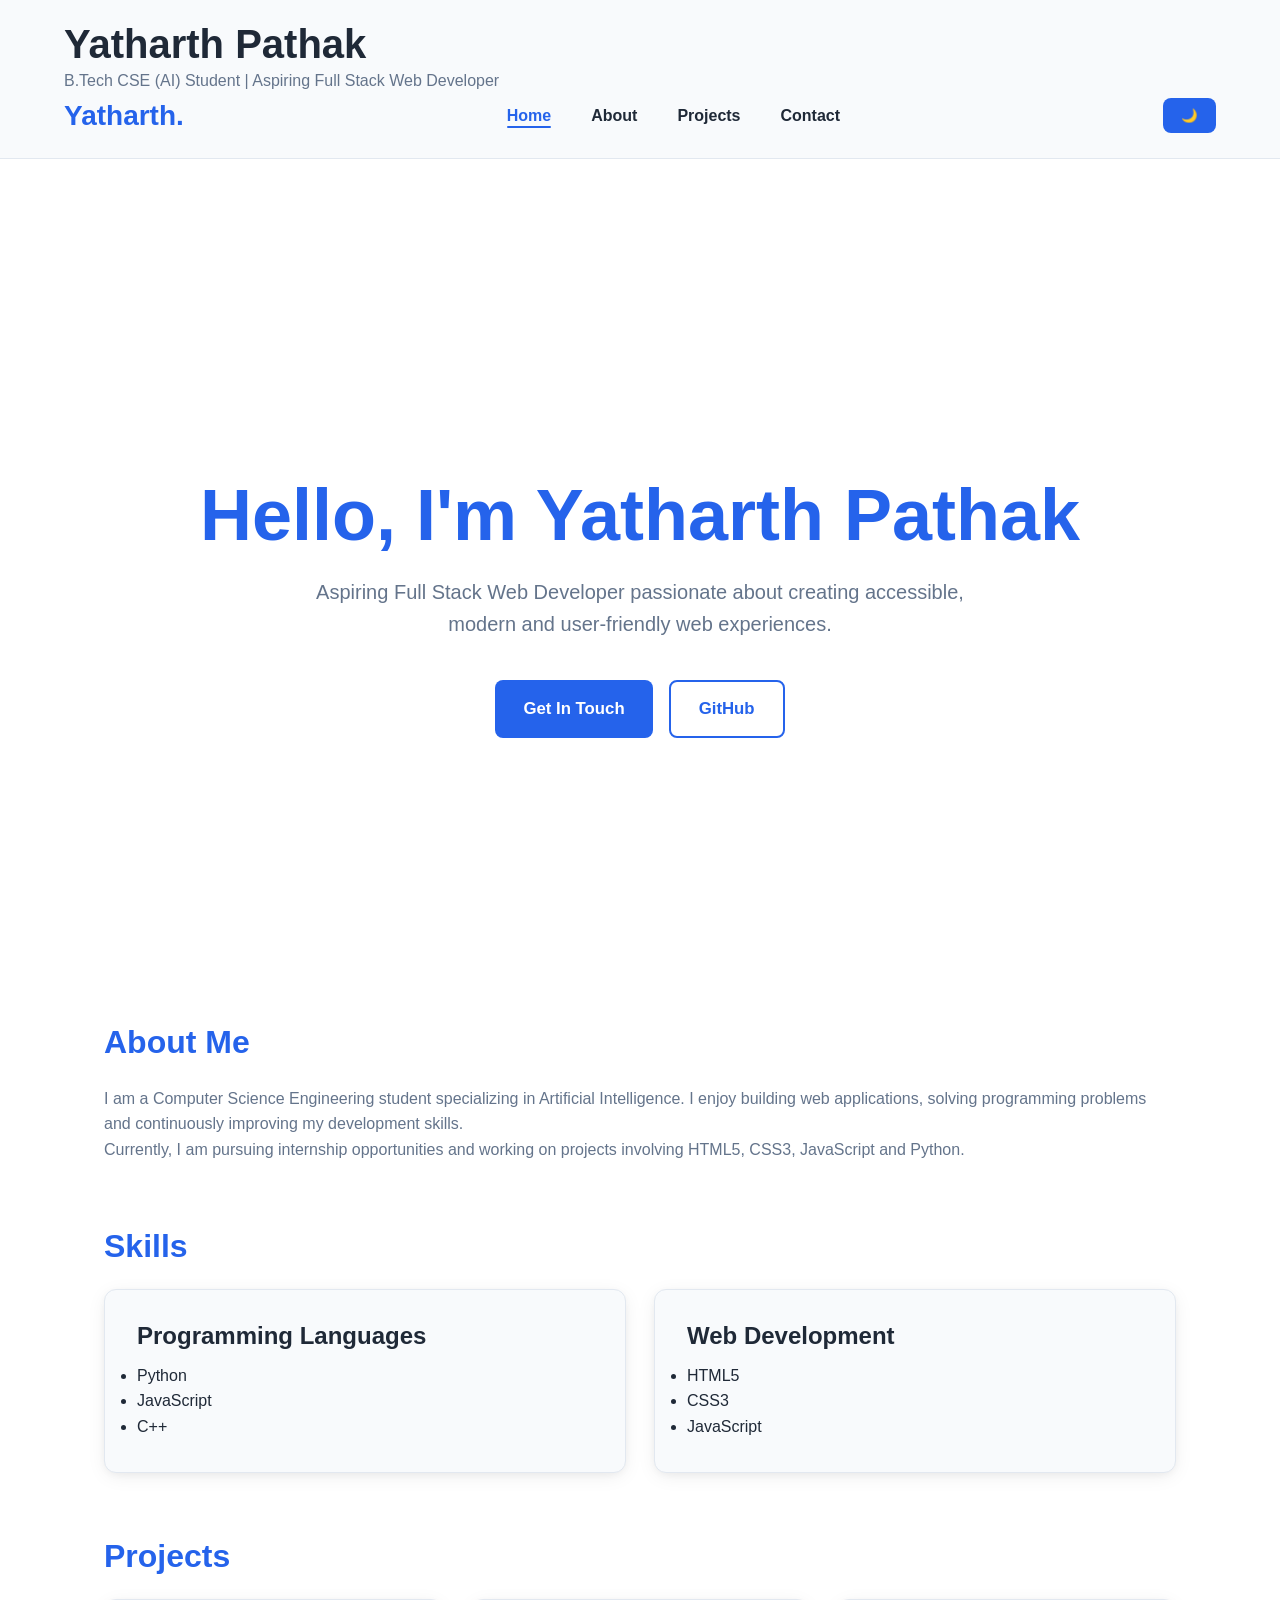
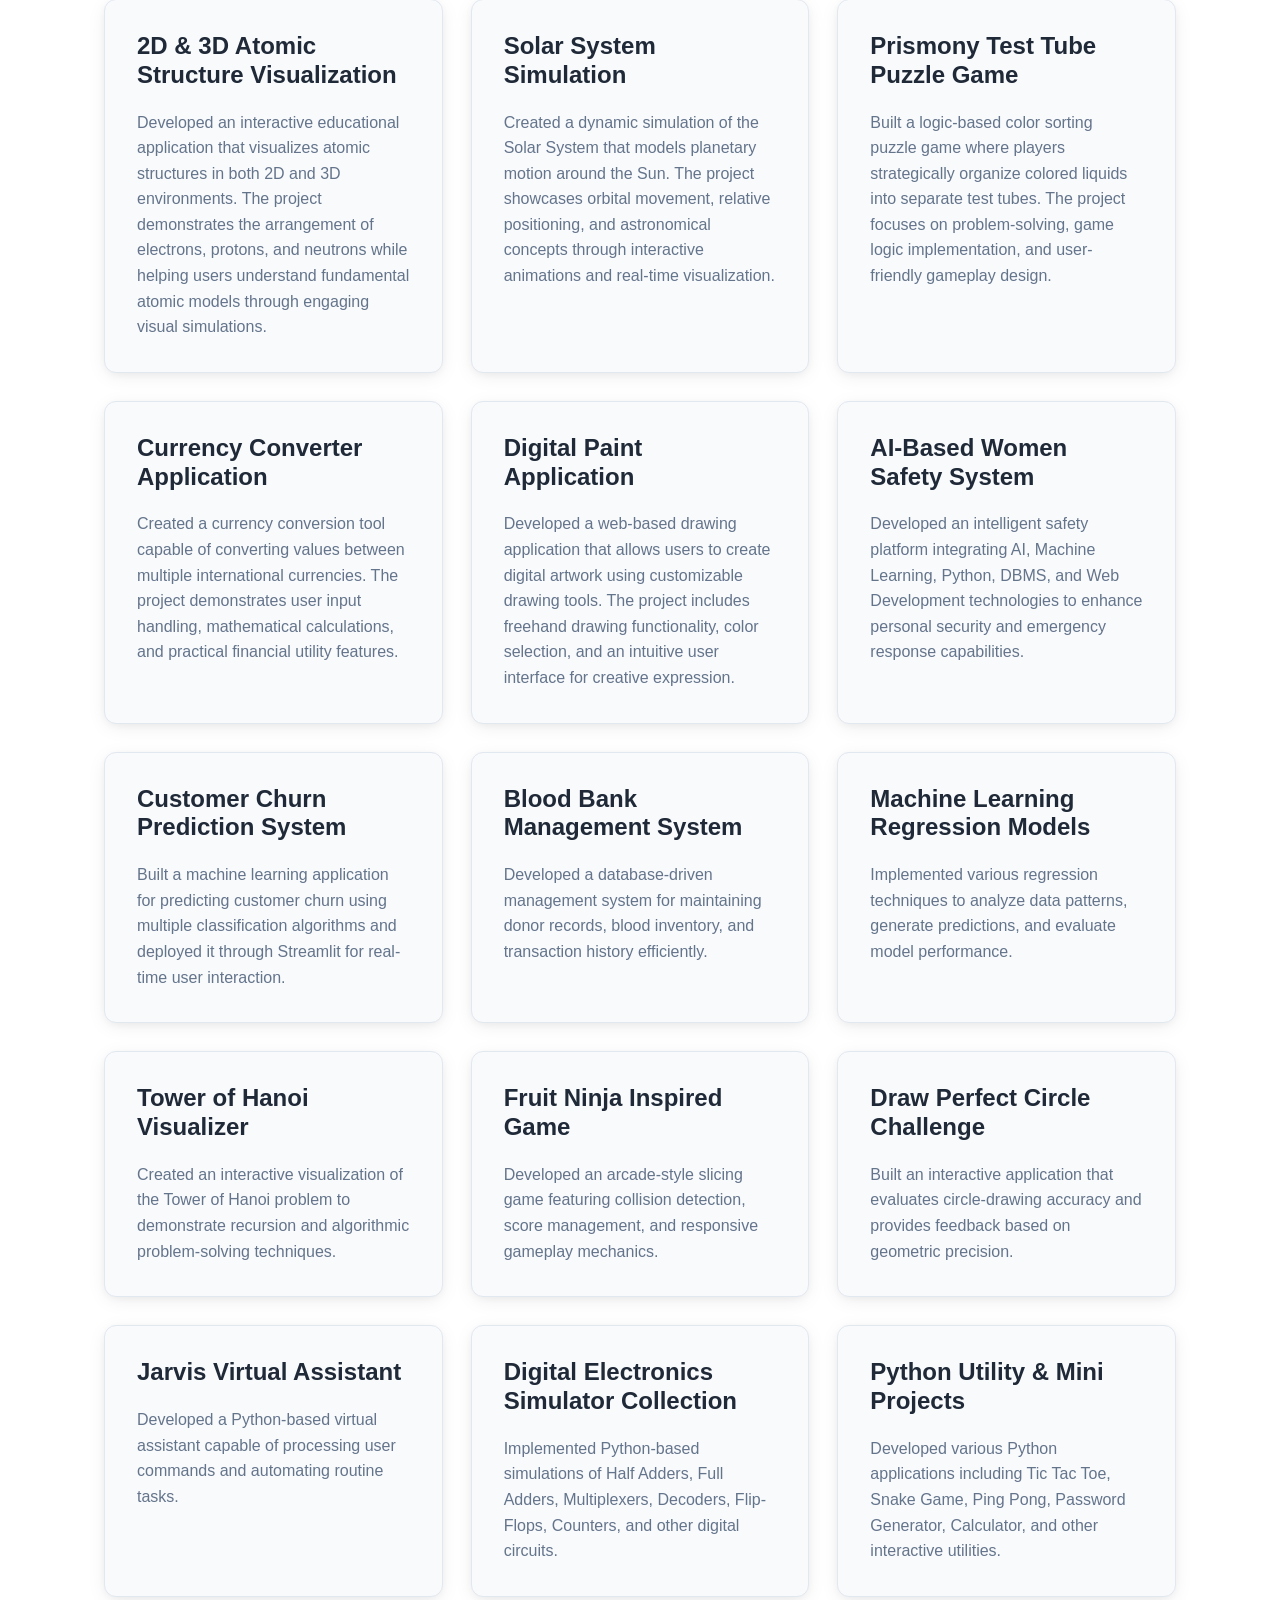
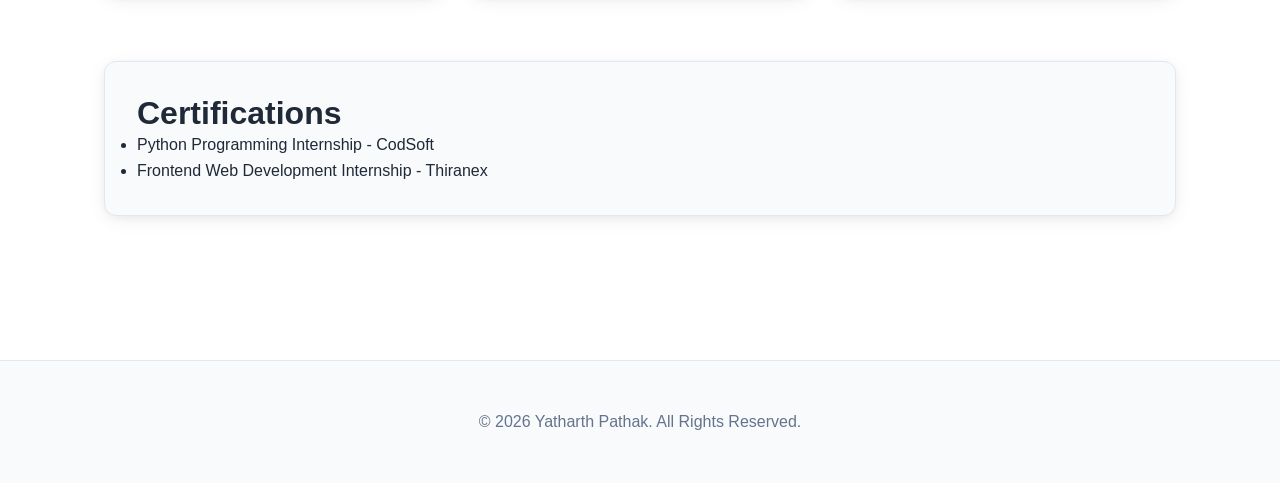
<file: 02-Advanced-CSS3-Responsive/index.html>
<!DOCTYPE html>
<html lang="en">

<head>
    <meta charset="UTF-8">
    <meta name="viewport" content="width=device-width, initial-scale=1.0">
    <title>Yatharth Pathak | Portfolio</title>
    <meta name="description" content="Yatharth Pathak - B.Tech CSE AI student and aspiring Full Stack Web Developer. Portfolio showcasing skills, projects, certifications and web development experience.">
    <meta name="keywords" content="Yatharth Pathak, Portfolio, Full Stack Developer, Web Developer, HTML5, CSS3, JavaScript, AI, Python">
    <meta name="author" content="Yatharth Pathak">
    <meta name="robots" content="index, follow">
    <meta name="theme-color" content="#0d6efd">
    <link rel="canonical" href="index.html">
    <link rel="stylesheet" href="assets/css/style.css">
</head>

<body>
    <a href="#main-content" class="skip-link">Skip to Main Content</a>
    <header role="banner">
        <h1>Yatharth Pathak</h1>
        <p>B.Tech CSE (AI) Student | Aspiring Full Stack Web Developer</p>
        <nav aria-label="Main Navigation">
            <div class="logo">Yatharth.</div>
            <ul>
                <li><a href="index.html" aria-current="page">Home</a></li>
                <li><a href="about.html">About</a></li>
                <li><a href="projects.html">Projects</a></li>
                <li><a href="contact.html">Contact</a></li>
            </ul>

            <button id="theme-toggle" aria-label="Toggle Dark Mode">
                🌙
            </button>
        </nav>
    </header>

    <main id="main-content">

        <section id="hero" aria-labelledby="hero-heading">
            <h2 id="hero-heading">
                Hello, I'm
                <span class="highlight">Yatharth Pathak</span>
            </h2>

            <p class="subtitle">
                Aspiring Full Stack Web Developer passionate about creating accessible, modern and user-friendly web experiences.
            </p>

            <div class="hero-buttons">
                <a href="contact.html" class="btn-primary" role="button" aria-label="Navigate to Contact Page">
                    Get In Touch
                </a>

                <a href="https://github.com/Yatharth007Pathak" target="_blank" rel="noopener noreferrer" class="btn-secondary">
                    GitHub
                </a>
            </div>

        </section>

        <section id="about-preview" aria-labelledby="about-heading">
            <h2 id="about-heading">About Me</h2>
            <p>
                I am a Computer Science Engineering student specializing in
                Artificial Intelligence. I enjoy building web applications,
                solving programming problems and continuously improving my
                development skills.
            </p>
            <p>
                Currently, I am pursuing internship opportunities and working
                on projects involving HTML5, CSS3, JavaScript and Python.
            </p>
        </section>


        <section id="skills" aria-labelledby="skills-heading">
            <h2 id="skills-heading">Skills</h2>
            <div class="skills-grid">

                <article>
                    <h3>Programming Languages</h3>
                    <ul>
                        <li>Python</li>
                        <li>JavaScript</li>
                        <li>C++</li>
                    </ul>
                </article>

                <article>
                    <h3>Web Development</h3>
                    <ul>
                        <li>HTML5</li>
                        <li>CSS3</li>
                        <li>JavaScript</li>
                    </ul>
                </article>

            </div>
        </section>


        <section id="featured-projects" aria-labelledby="projects-heading">
            <h2 id="projects-heading">Projects</h2>
            <div class="projects-grid">

        <article>
            <h3>2D & 3D Atomic Structure Visualization</h3>
            <p>
                Developed an interactive educational application that visualizes atomic structures in both 2D and 3D environments.
                The project demonstrates the arrangement of electrons, protons, and neutrons while helping users understand fundamental atomic models through engaging visual simulations.
            </p>
        </article>

        <article>
            <h3>Solar System Simulation</h3>
            <p>
                Created a dynamic simulation of the Solar System that models planetary motion around the Sun.
                The project showcases orbital movement, relative positioning, and astronomical concepts through interactive animations and real-time visualization.
            </p>
        </article>

        <article>
            <h3>Prismony Test Tube Puzzle Game</h3>
            <p>
                Built a logic-based color sorting puzzle game where players strategically organize colored liquids into separate test tubes.
                The project focuses on problem-solving, game logic implementation, and user-friendly gameplay design.
            </p>
        </article>

        <article>
            <h3>Currency Converter Application</h3>
            <p>
                Created a currency conversion tool capable of converting values between multiple international currencies.
                The project demonstrates user input handling, mathematical calculations, and practical financial utility features.
            </p>
        </article>

        <article>
            <h3>Digital Paint Application</h3>
            <p>
                Developed a web-based drawing application that allows users to create digital artwork using customizable drawing tools.
                The project includes freehand drawing functionality, color selection, and an intuitive user interface for creative expression.
            </p>
        </article>

        <article>
            <h3>AI-Based Women Safety System</h3>
            <p>
                Developed an intelligent safety platform integrating AI, Machine Learning, Python, DBMS, and Web Development technologies to enhance personal security and emergency response capabilities.
            </p>
        </article>

        <article>
            <h3>Customer Churn Prediction System</h3>
            <p>
                Built a machine learning application for predicting customer churn using multiple classification algorithms and deployed it through Streamlit for real-time user interaction.
            </p>
        </article>

        <article>
            <h3>Blood Bank Management System</h3>
            <p>
                Developed a database-driven management system for maintaining donor records, blood inventory, and transaction history efficiently.
            </p>
        </article>

        <article>
            <h3>Machine Learning Regression Models</h3>
            <p>
                Implemented various regression techniques to analyze data patterns, generate predictions, and evaluate model performance.
            </p>
        </article>

        <article>
            <h3>Tower of Hanoi Visualizer</h3>
            <p>
                Created an interactive visualization of the Tower of Hanoi problem to demonstrate recursion and algorithmic problem-solving techniques.
            </p>
        </article>

        <article>
            <h3>Fruit Ninja Inspired Game</h3>
            <p>
                Developed an arcade-style slicing game featuring collision detection, score management, and responsive gameplay mechanics.
            </p>
        </article>

        <article>
            <h3>Draw Perfect Circle Challenge</h3>
            <p>
                Built an interactive application that evaluates circle-drawing accuracy and provides feedback based on geometric precision.
            </p>
        </article>

        <article>
            <h3>Jarvis Virtual Assistant</h3>
            <p>
                Developed a Python-based virtual assistant capable of processing user commands and automating routine tasks.
            </p>
        </article>

        <article>
            <h3>Digital Electronics Simulator Collection</h3>
            <p>
                Implemented Python-based simulations of Half Adders, Full Adders, Multiplexers, Decoders, Flip-Flops, Counters, and other digital circuits.
            </p>
        </article>

        <article>
            <h3>Python Utility & Mini Projects</h3>
            <p>
                Developed various Python applications including Tic Tac Toe, Snake Game, Ping Pong, Password Generator, Calculator, and other interactive utilities.
            </p>
        </article>

            </div>
        </section>

        <aside aria-labelledby="certifications-heading">
            <h2 id="certifications-heading">
                Certifications
            </h2>
            <ul>
                <li>Python Programming Internship - CodSoft</li>
                <li>Frontend Web Development Internship - Thiranex</li>
            </ul>
        </aside>

    </main>

    <footer role="contentinfo">
        <p>
            &copy; 2026 Yatharth Pathak. All Rights Reserved.
        </p>
    </footer>

    <script src="assets/js/script.js"></script>

</body>
</html>
</file>
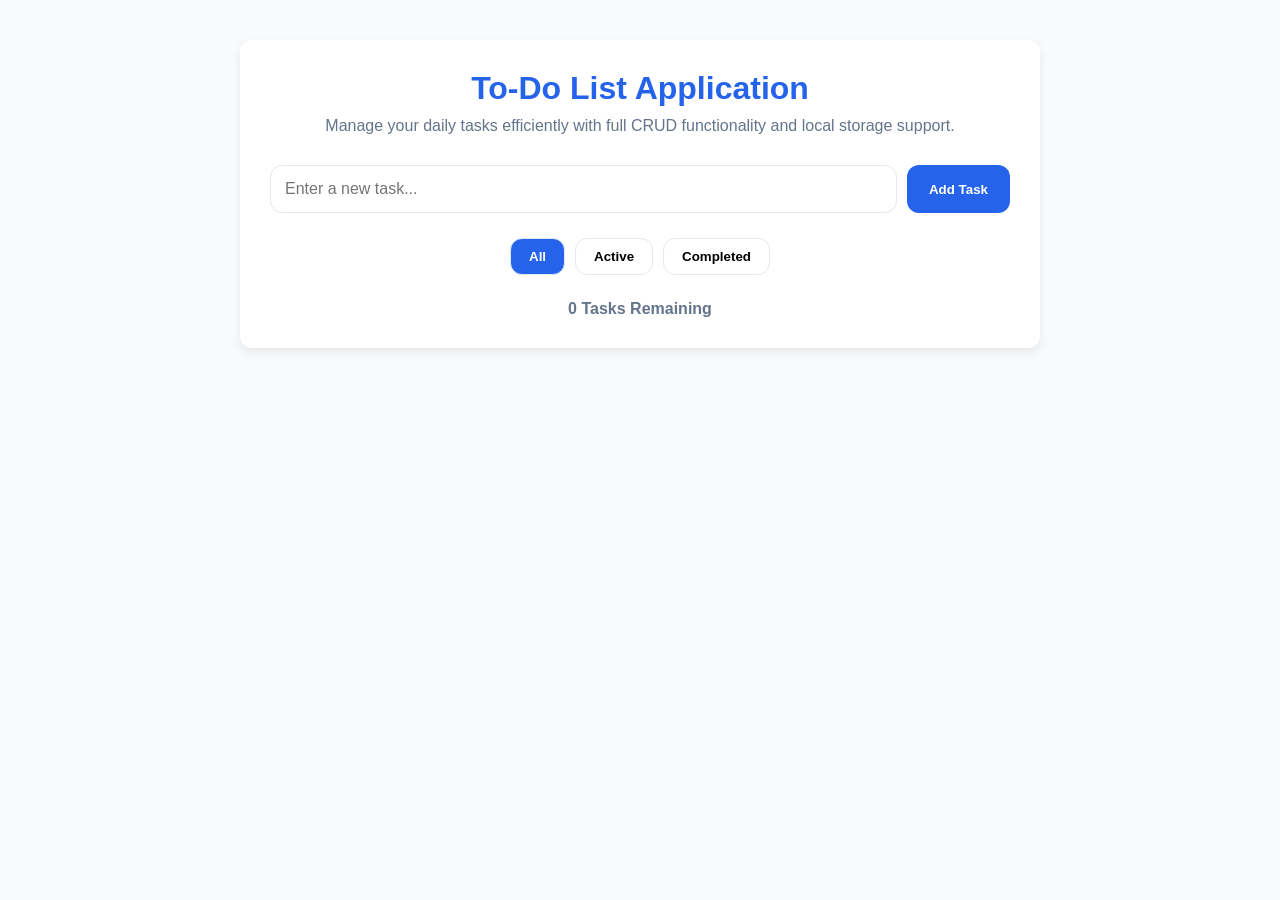
<file: 03-JavaScript-Todo-App/index.html>
<!DOCTYPE html>
<html lang="en">

<head>
    <meta charset="UTF-8">
    <meta name="viewport" content="width=device-width, initial-scale=1.0">

    <title>To-Do List App | Yatharth Pathak</title>

    <meta name="description" content="Interactive To-Do List Application built using HTML, CSS, JavaScript and Local Storage.">
    <meta name="keywords" content="To Do App, JavaScript Project, CRUD Operations, Local Storage">
    <meta name="author" content="Yatharth Pathak">

    <link rel="stylesheet" href="assets/css/style.css">
</head>

<body>

    <div class="container">

        <header>
            <h1>To-Do List Application</h1>
            <p>
                Manage your daily tasks efficiently with full CRUD functionality and local storage support.
            </p>
        </header>

        <section class="todo-input-section">

            <input
                type="text"
                id="taskInput"
                placeholder="Enter a new task..."
                autocomplete="off"
            >

            <button id="addTaskBtn">
                Add Task
            </button>

        </section>

        <section class="filter-section">

            <button class="filter-btn active" data-filter="all">
                All
            </button>

            <button class="filter-btn" data-filter="active">
                Active
            </button>

            <button class="filter-btn" data-filter="completed">
                Completed
            </button>

        </section>

        <section class="task-section">

            <ul id="taskList">
                <!-- Tasks will be added dynamically -->
            </ul>

        </section>

        <footer class="task-footer">

            <div class="task-info">
                <span id="taskCount">
                    0 Tasks Remaining
                </span>
            </div>

        </footer>

    </div>

    <script src="assets/js/script.js"></script>

</body>

</html>
</file>
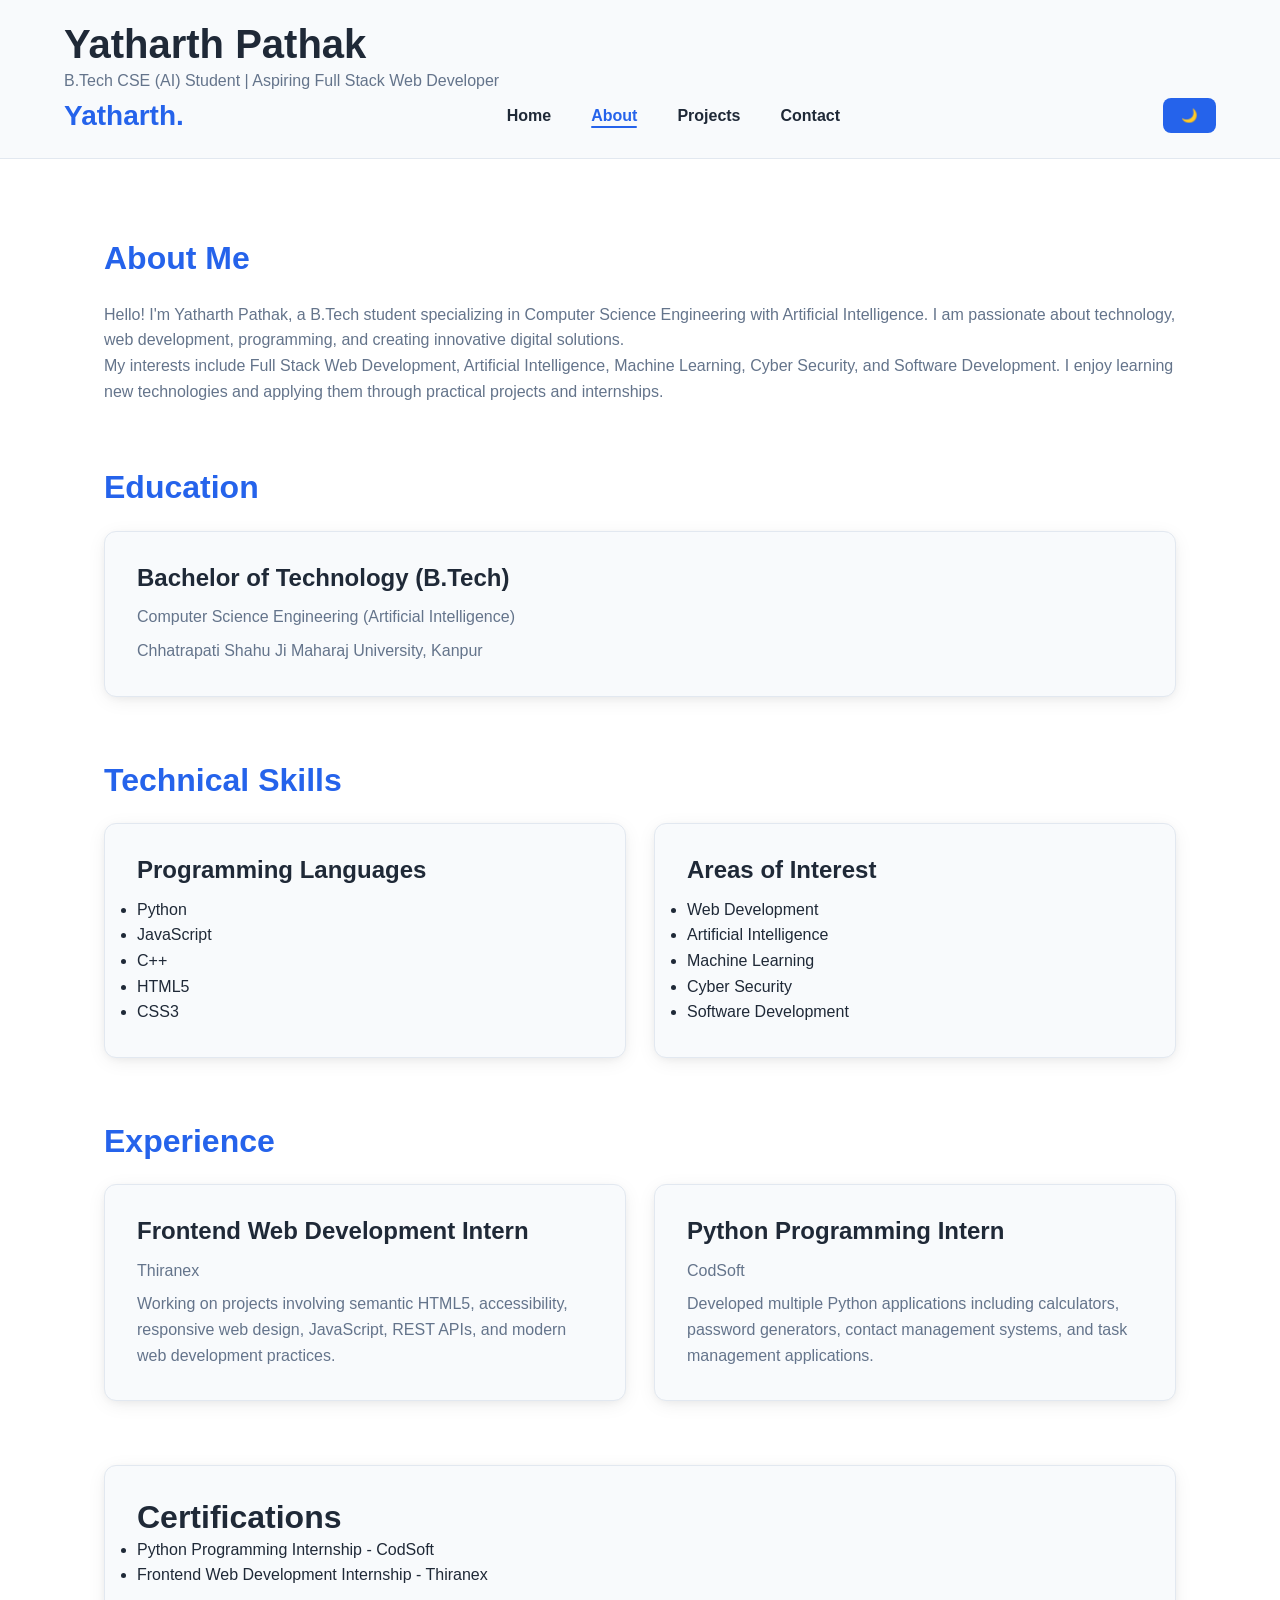
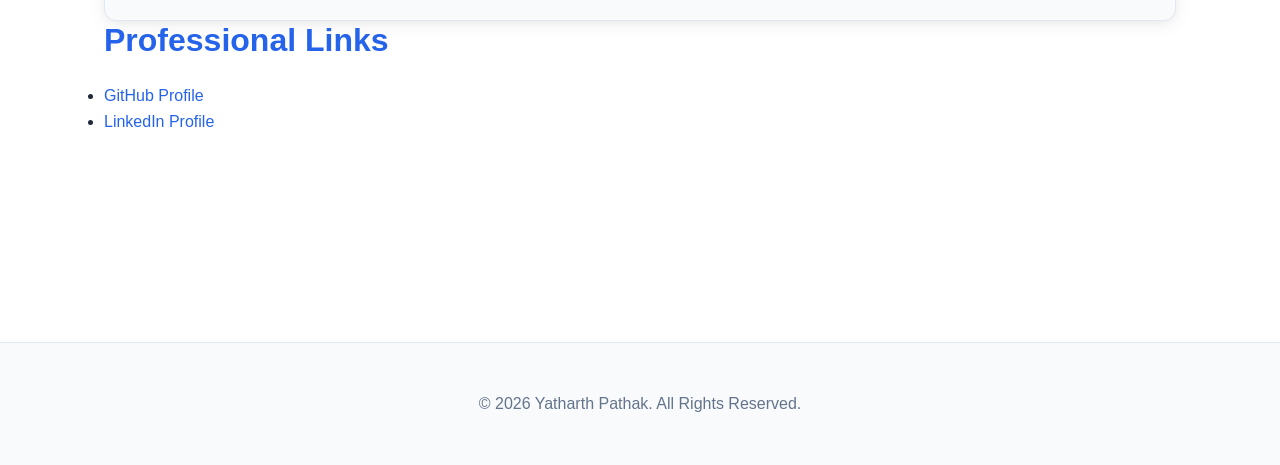
<file: 02-Advanced-CSS3-Responsive/about.html>
<!DOCTYPE html>
<html lang="en">

<head>
    <meta charset="UTF-8">
    <meta name="viewport" content="width=device-width, initial-scale=1.0">
    <title>Yatharth Pathak | Portfolio</title>
    <meta name="description" content="Yatharth Pathak - B.Tech CSE AI student and aspiring Full Stack Web Developer. Portfolio showcasing skills, projects, certifications and web development experience.">
    <meta name="keywords" content="Yatharth Pathak, Portfolio, Full Stack Developer, Web Developer, HTML5, CSS3, JavaScript, AI, Python">
    <meta name="author" content="Yatharth Pathak">
    <meta name="robots" content="index, follow">
    <meta name="theme-color" content="#0d6efd">
    <link rel="canonical" href="index.html">
    <link rel="stylesheet" href="assets/css/style.css">
</head>

<body>
    <a href="#main-content" class="skip-link">Skip to Main Content</a>
    <header role="banner">
        <h1>Yatharth Pathak</h1>
        <p>B.Tech CSE (AI) Student | Aspiring Full Stack Web Developer</p>
        <nav aria-label="Main Navigation">
            <div class="logo">Yatharth.</div>
            <ul>
                <li><a href="index.html">Home</a></li>
                <li><a href="about.html" aria-current="page">About</a></li>
                <li><a href="projects.html">Projects</a></li>
                <li><a href="contact.html">Contact</a></li>
            </ul>

            <button id="theme-toggle" aria-label="Toggle Dark Mode">
                🌙
            </button>
        </nav>
    </header>

<main id="main-content">

    <section aria-labelledby="about-heading">

        <h2 id="about-heading">About Me</h2>

        <p>
            Hello! I'm Yatharth Pathak, a B.Tech student specializing in Computer Science Engineering with Artificial Intelligence.
            I am passionate about technology, web development, programming, and creating innovative digital solutions.
        </p>

        <p>
            My interests include Full Stack Web Development, Artificial Intelligence, Machine Learning, Cyber Security, and Software Development. 
            I enjoy learning new technologies and applying them through practical projects and internships.
        </p>

    </section>

    <section aria-labelledby="education-heading">

        <h2 id="education-heading">Education</h2>

        <article>

            <h3>Bachelor of Technology (B.Tech)</h3>
            <p>
                Computer Science Engineering (Artificial Intelligence)
            </p>
            <p>
                Chhatrapati Shahu Ji Maharaj University, Kanpur
            </p>

        </article>

    </section>

    <section id="skills" aria-labelledby="skills-heading">
        <h2 id="skills-heading">Technical Skills</h2>

    <div class="skills-grid">

        <article>
            <h3>Programming Languages</h3>
            <ul>
                <li>Python</li>
                <li>JavaScript</li>
                <li>C++</li>
                <li>HTML5</li>
                <li>CSS3</li>
            </ul>
        </article>

        <article>
            <h3>Areas of Interest</h3>
            <ul>
                <li>Web Development</li>
                <li>Artificial Intelligence</li>
                <li>Machine Learning</li>
                <li>Cyber Security</li>
                <li>Software Development</li>
            </ul>
        </article>

    </div>
    </section>

    <section aria-labelledby="experience-heading">
        <h2 id="experience-heading">Experience</h2>
        <div class="experience-grid">

        <article>
            <h3>Frontend Web Development Intern</h3>
            <p>
                Thiranex
            </p>
            <p>
                Working on projects involving semantic HTML5,
                accessibility, responsive web design, JavaScript,
                REST APIs, and modern web development practices.
            </p>

        </article>

        <article>

            <h3>Python Programming Intern</h3>

            <p>
                CodSoft
            </p>

            <p>
                Developed multiple Python applications including calculators, password generators, contact management systems, and task management applications.
            </p>

        </article>
        </div>

    </section>

    <aside aria-labelledby="certifications-heading">

        <h2 id="certifications-heading">Certifications</h2>

        <ul>
            <li>Python Programming Internship - CodSoft</li>
            <li>Frontend Web Development Internship - Thiranex</li>
        </ul>

    </aside>

    <section aria-labelledby="links-heading">
    <h2 id="links-heading">Professional Links</h2>

    <ul>
        <li>
            <a href="https://github.com/Yatharth007Pathak" target="_blank" rel="noopener noreferrer">
                GitHub Profile
            </a>
        </li>

        <li>
            <a href="https://www.linkedin.com/in/yatharth-pathak/" target="_blank" rel="noopener noreferrer">
                LinkedIn Profile
            </a>
        </li>
    </ul>
</section>

</main>

    <footer role="contentinfo">
        <p>
            &copy; 2026 Yatharth Pathak. All Rights Reserved.
        </p>
    </footer>

    <script src="assets/js/script.js"></script>

</body>
</html>
</file>
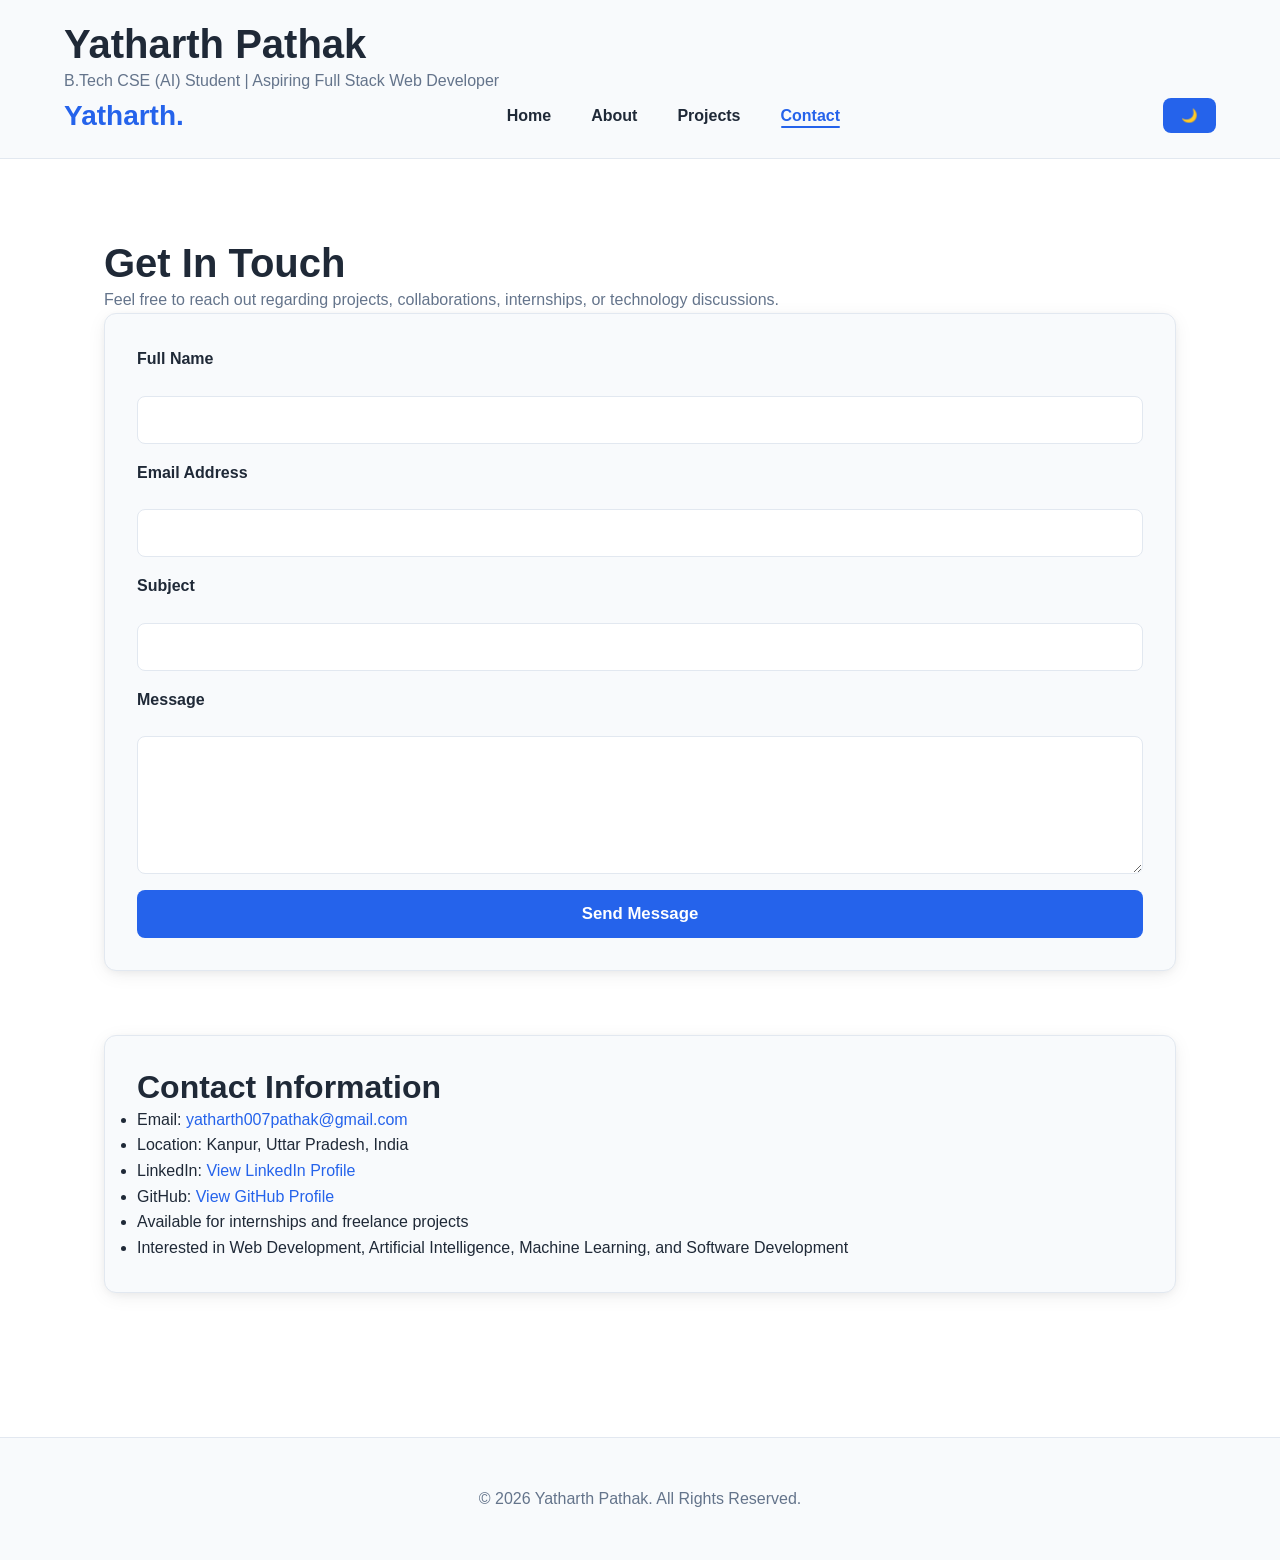
<file: 02-Advanced-CSS3-Responsive/contact.html>
<!DOCTYPE html>
<html lang="en">
<head>
    <meta charset="UTF-8">
    <meta name="viewport" content="width=device-width, initial-scale=1.0">
    <title>Contact | Yatharth Pathak</title>
    <meta name="description" content="Get in touch with Yatharth Pathak for collaborations, opportunities, and project discussions.">
    <meta name="keywords" content="Contact Yatharth Pathak, Portfolio Contact, Web Developer, AI Student">
    <meta name="author" content="Yatharth Pathak">
    <meta name="robots" content="index, follow">
    <meta name="theme-color" content="#0d6efd">
    <link rel="canonical" href="contact.html">
    <link rel="stylesheet" href="assets/css/style.css">
</head>

<body>

    <a href="#main-content" class="skip-link">Skip to Main Content</a>

    <header role="banner">
        <h1>Yatharth Pathak</h1>
        <p>B.Tech CSE (AI) Student | Aspiring Full Stack Web Developer</p>
        <nav aria-label="Main Navigation">
            <div class="logo">Yatharth.</div>
            <ul>
                <li><a href="index.html">Home</a></li>
                <li><a href="about.html">About</a></li>
                <li><a href="projects.html">Projects</a></li>
                <li><a href="contact.html" aria-current="page">Contact</a></li>
            </ul>
            <button id="theme-toggle" aria-label="Toggle Dark Mode">
                🌙
            </button>
        </nav>
    </header>

    <main id="main-content">

        <section aria-labelledby="contact-heading">
            <h1 id="contact-heading">Get In Touch</h1>
            <p>
                Feel free to reach out regarding projects, collaborations, internships, or technology discussions.
            </p>
            <form action="#" method="POST" aria-label="Contact Form" novalidate>

                <label for="name">Full Name</label>
                <input type="text" id="name" name="name" required aria-required="true">

                <label for="email">Email Address</label>
                <input type="email" id="email" name="email" required aria-required="true">

                <label for="subject">Subject</label>
                <input type="text" id="subject" name="subject" required aria-required="true">

                <label for="message">Message</label>
                <textarea id="message" name="message" rows="6" required aria-required="true"></textarea>

                <button type="submit" class="btn-primary">Send Message</button>
            </form>
        </section>

        <aside aria-labelledby="contact-info-heading">
            <h2 id="contact-info-heading">Contact Information</h2>

            <ul>
                <li>
                    Email:
                    <a href="mailto:yatharth007pathak@gmail.com">
                        yatharth007pathak@gmail.com
                    </a>
                </li>

                <li>
                    Location:
                    Kanpur, Uttar Pradesh, India
                </li>

                <li>
                    LinkedIn:
                    <a href="https://www.linkedin.com/in/yatharth-pathak/"
                       target="_blank"
                       rel="noopener noreferrer">
                        View LinkedIn Profile
                    </a>
                </li>

                <li>
                    GitHub:
                    <a href="https://github.com/Yatharth007Pathak"
                       target="_blank"
                       rel="noopener noreferrer">
                        View GitHub Profile
                    </a>
                </li>

                <li>
                    Available for internships and freelance projects
                </li>

                <li>
                    Interested in Web Development, Artificial Intelligence, Machine Learning, and Software Development
                </li>
            </ul>

        </aside>

    </main>

    <footer role="contentinfo">
        <p>
            &copy; 2026 Yatharth Pathak. All Rights Reserved.
        </p>
    </footer>

    <script src="assets/js/script.js"></script>

</body>

</html>
</file>
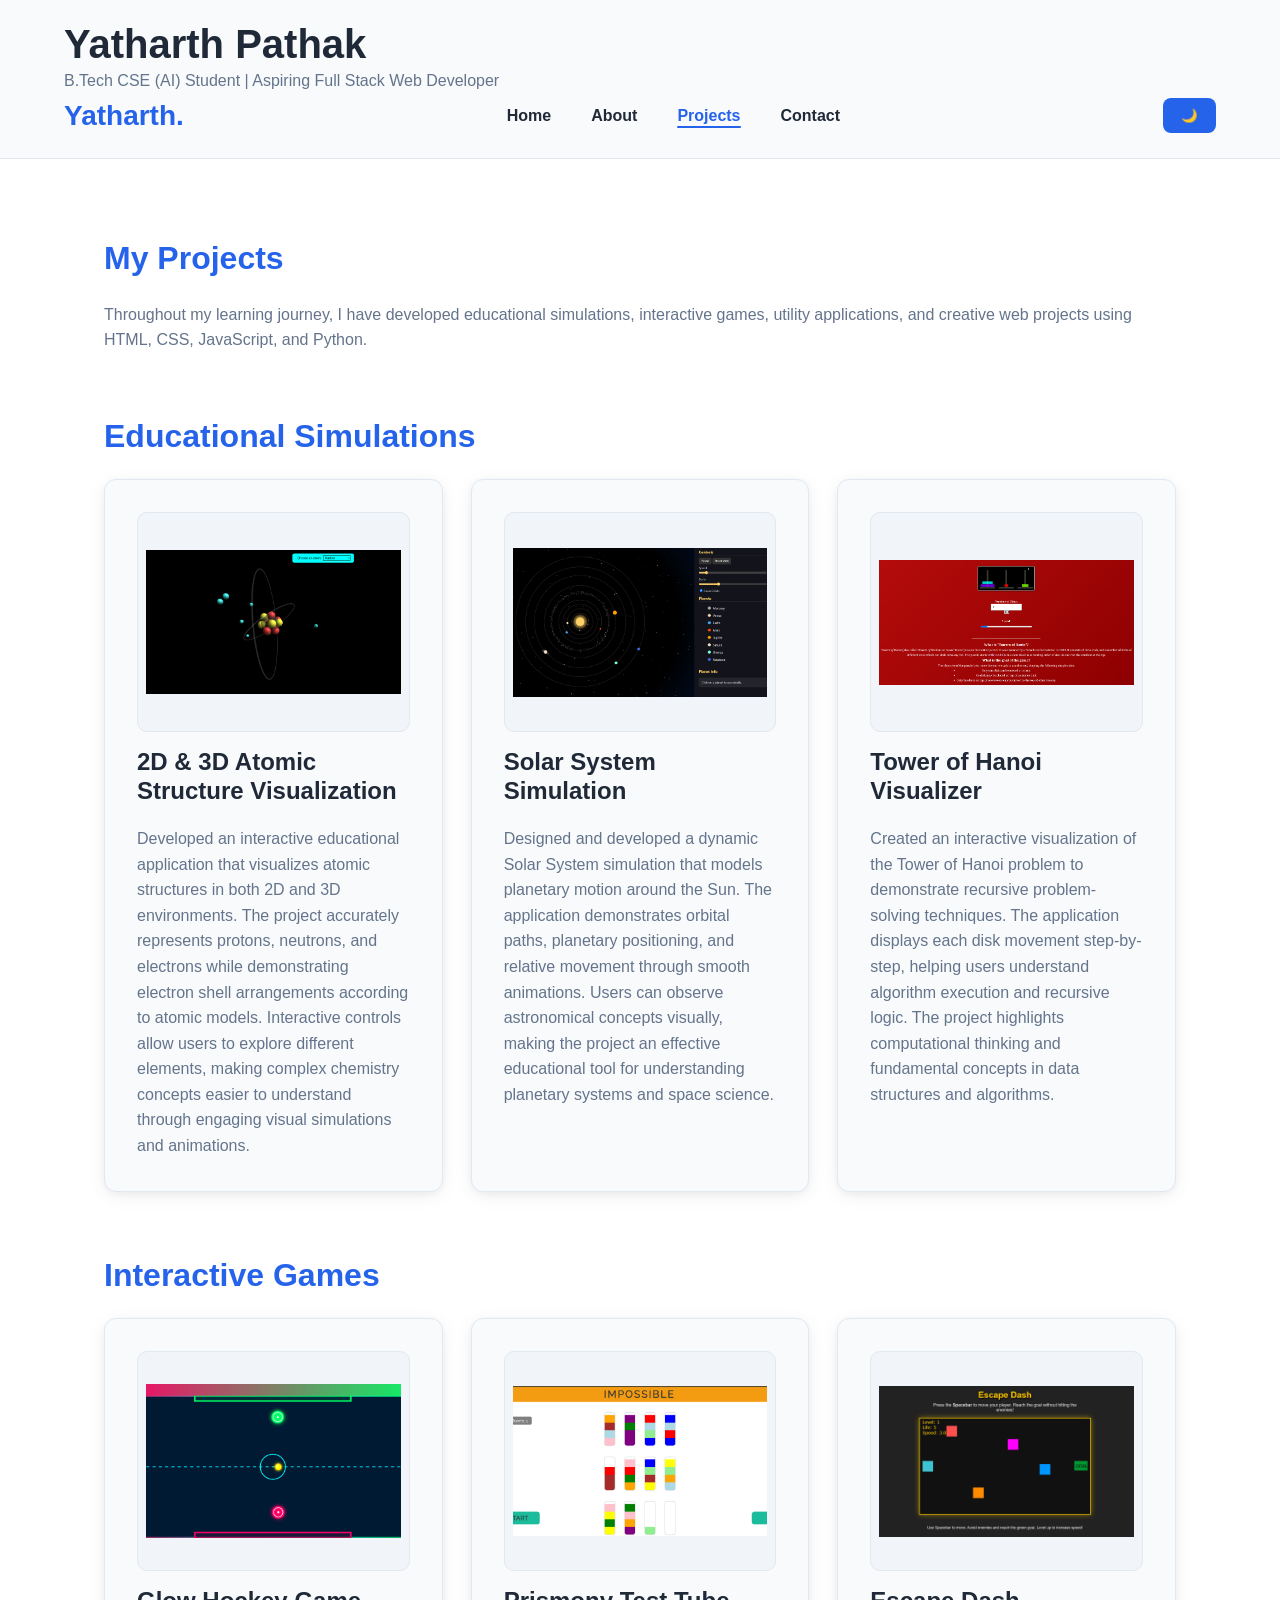
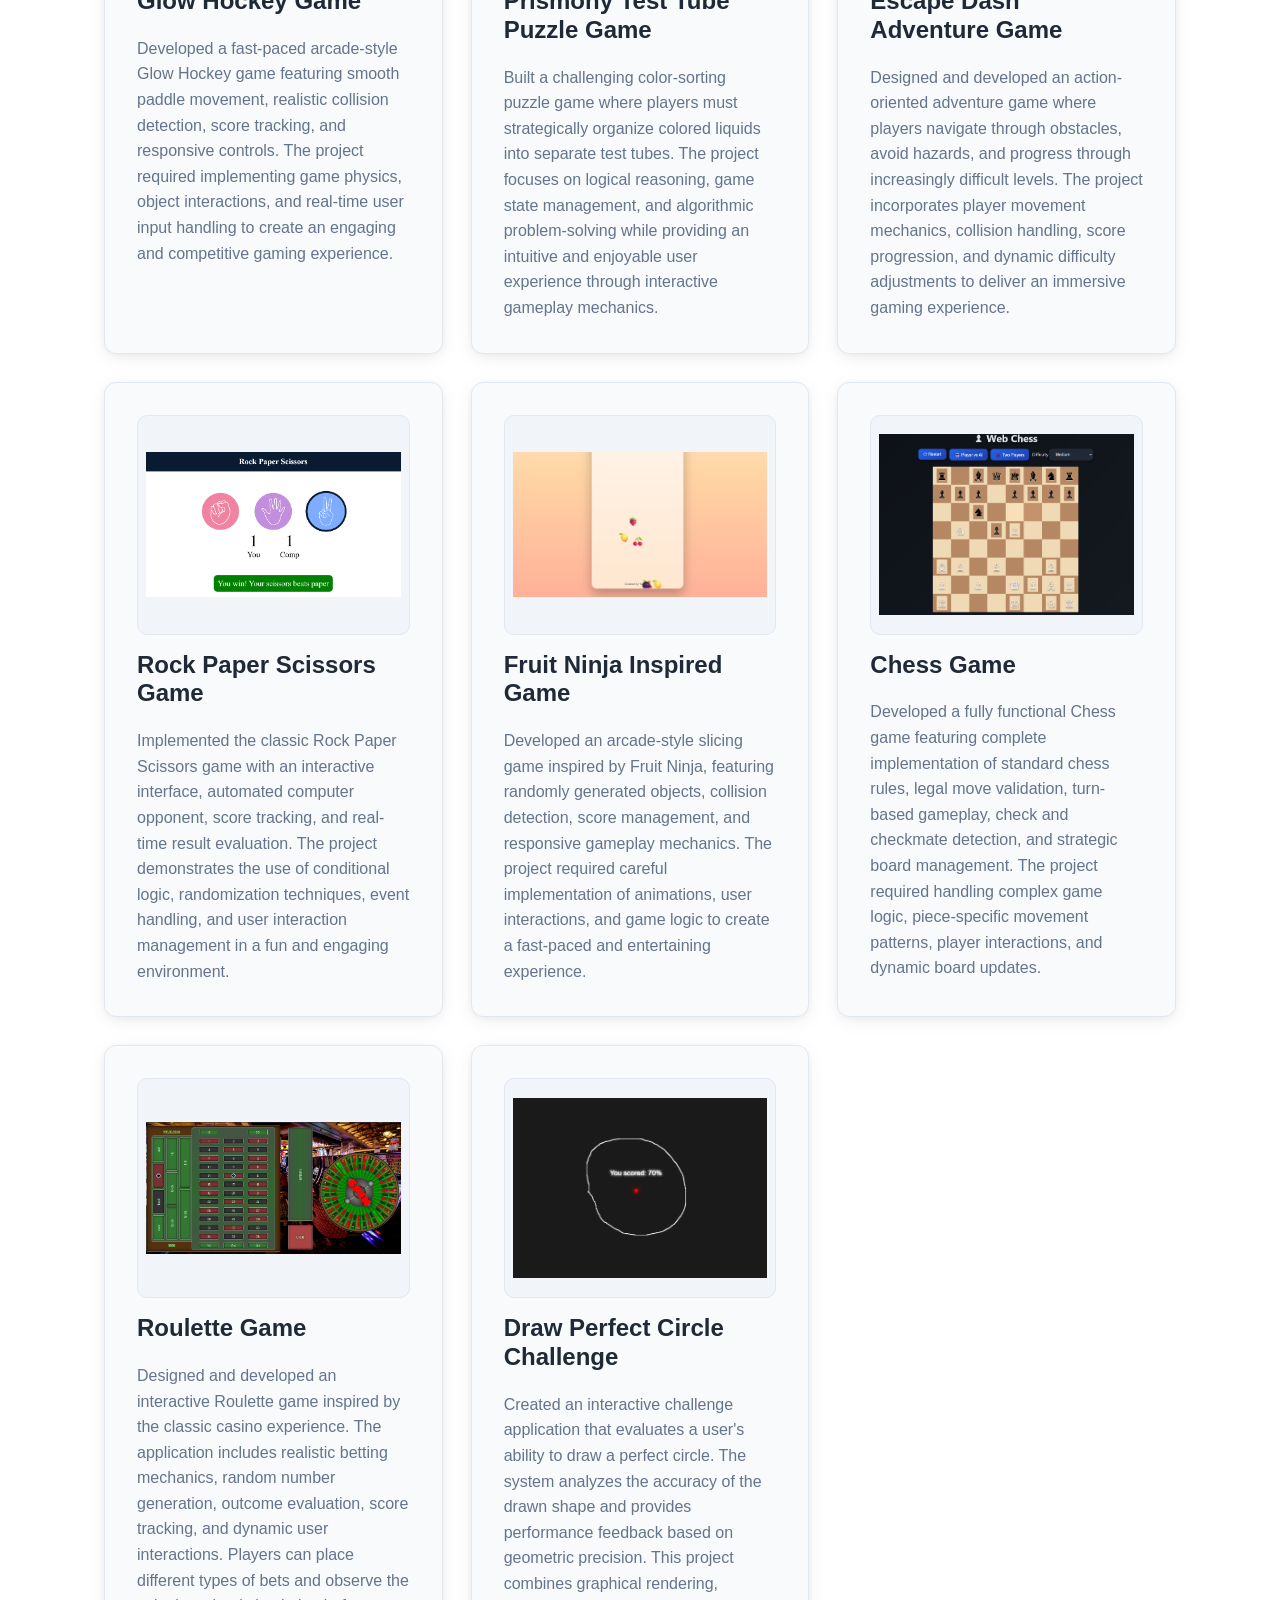
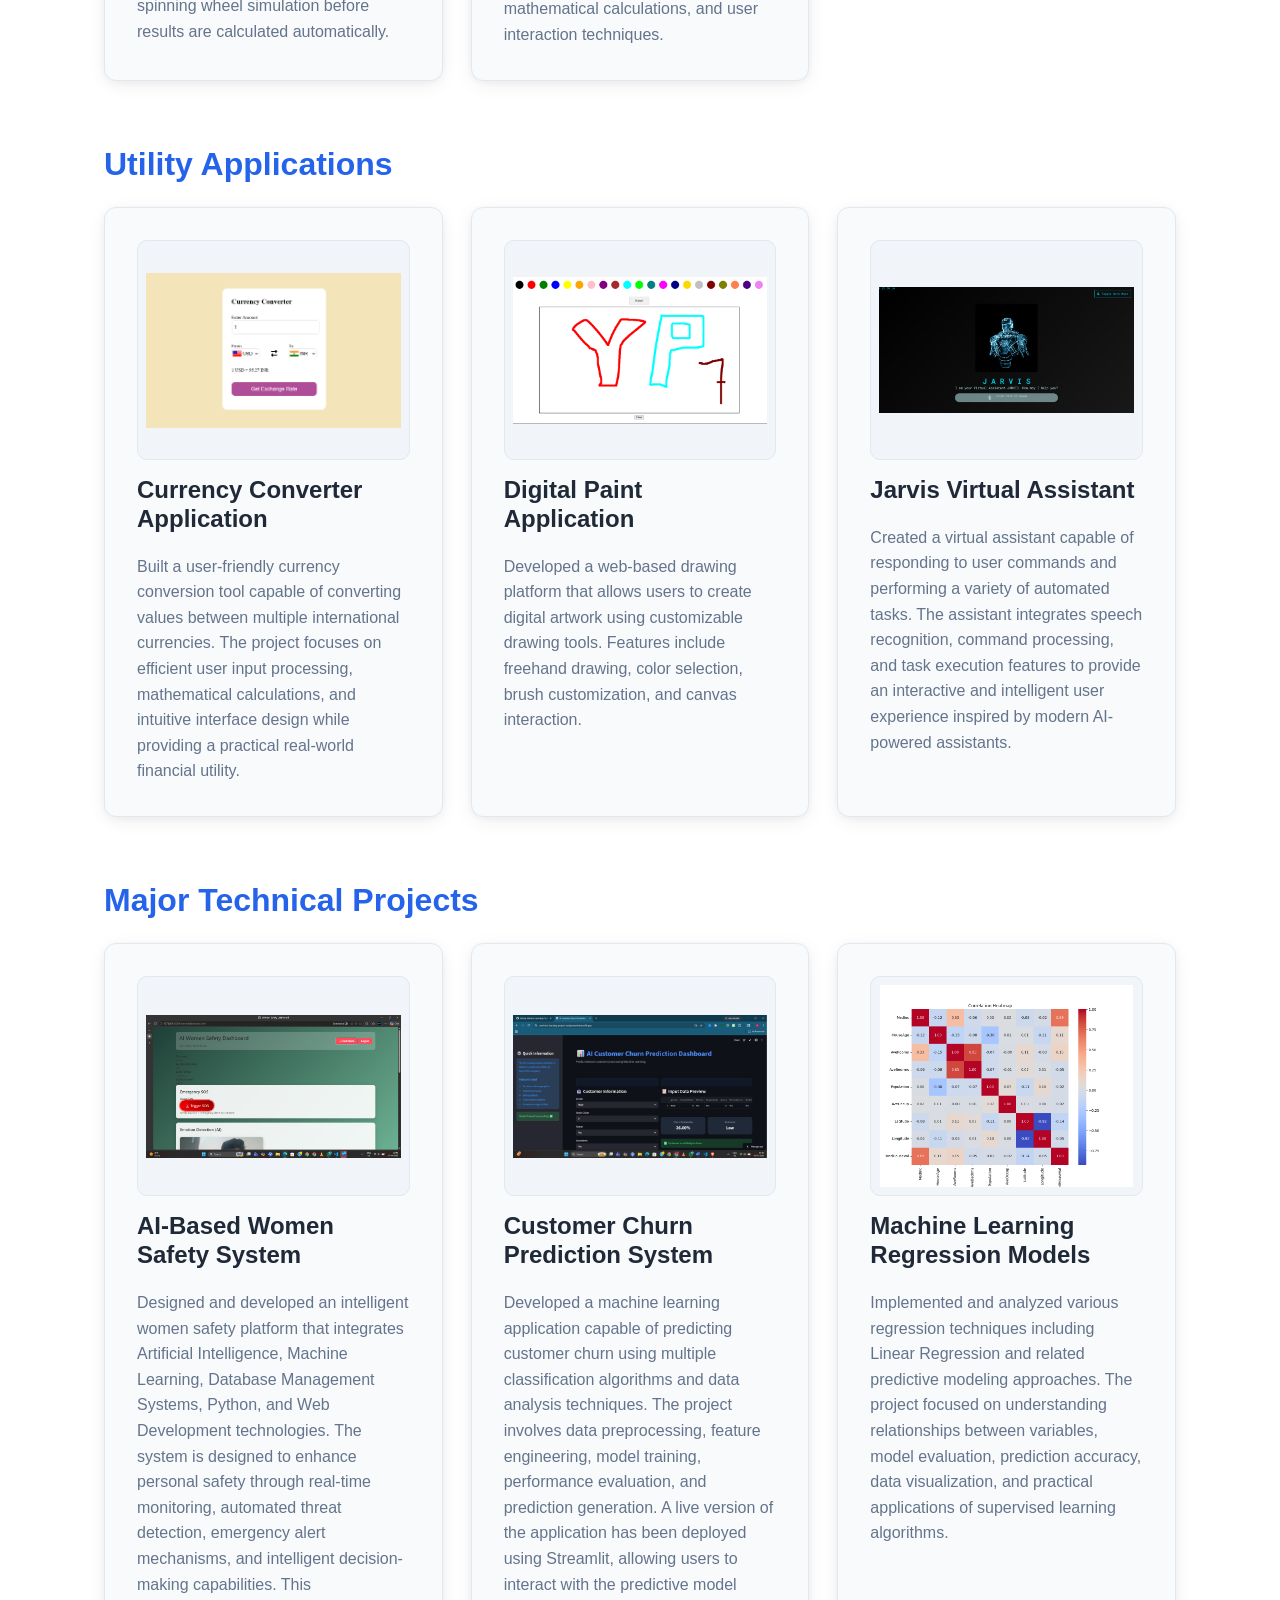
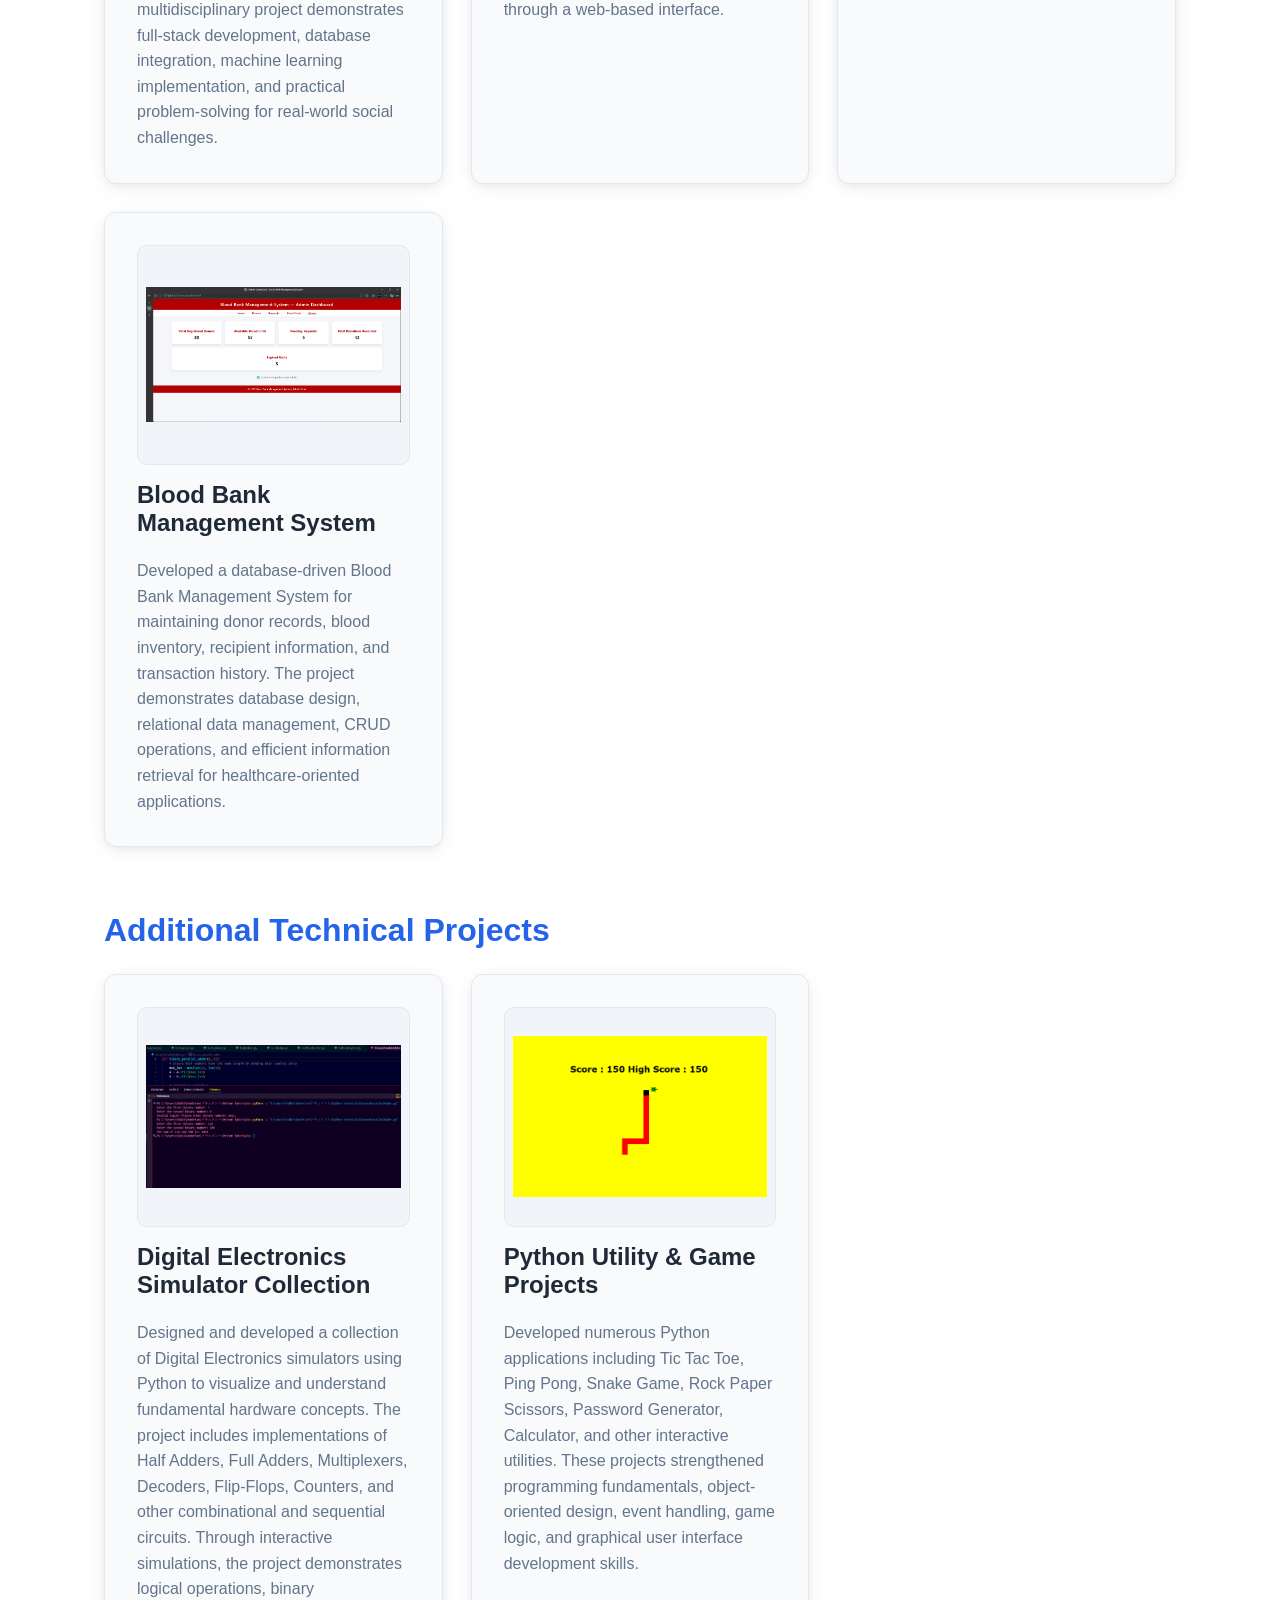
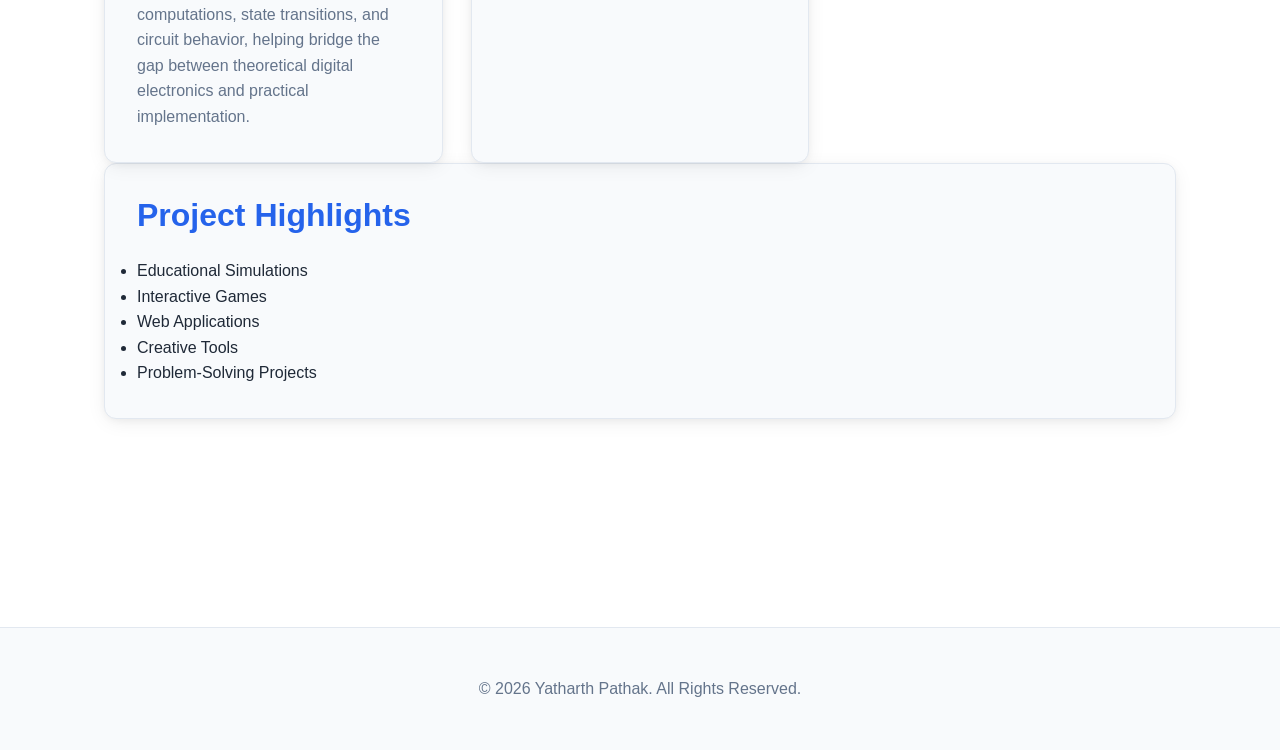
<file: 02-Advanced-CSS3-Responsive/projects.html>
<!DOCTYPE html>
<html lang="en">
<head>
    <meta charset="UTF-8">
    <meta name="viewport" content="width=device-width, initial-scale=1.0">
    <title>Projects | Yatharth Pathak</title>
<meta name="description" content="Explore the projects developed by Yatharth Pathak including simulations, games, utilities, and web applications.">
<meta name="keywords" content="Projects, Portfolio, Web Development, JavaScript, HTML5, Games, Simulations">
<meta name="author" content="Yatharth Pathak">
<meta name="robots" content="index, follow">
<meta name="theme-color" content="#0d6efd">
<link rel="canonical" href="projects.html">
<link rel="stylesheet" href="assets/css/style.css">
</head>

<body>
<a href="#main-content" class="skip-link">Skip to Main Content</a>

<header role="banner">
    <h1>Yatharth Pathak</h1>
    <p>B.Tech CSE (AI) Student | Aspiring Full Stack Web Developer</p>

    <nav aria-label="Main Navigation">
        <div class="logo">Yatharth.</div>

        <ul>
            <li><a href="index.html">Home</a></li>
            <li><a href="about.html">About</a></li>
            <li><a href="projects.html" aria-current="page">Projects</a></li>
            <li><a href="contact.html">Contact</a></li>
        </ul>

        <button id="theme-toggle" aria-label="Toggle Dark Mode">
            🌙
        </button>
    </nav>
</header>

<main id="main-content">

    <section aria-labelledby="projects-heading">
        <h2 id="projects-heading">My Projects</h2>

        <p>
            Throughout my learning journey, I have developed educational simulations,
            interactive games, utility applications, and creative web projects using
            HTML, CSS, JavaScript, and Python.
        </p>
    </section>

    <section aria-labelledby="simulation-heading">
        <h2 id="simulation-heading">Educational Simulations</h2>

        <div class="projects-grid">

        <article>
            <img src="assets/images/atom-model.png" alt="2D and 3D Atomic Structure Visualization Project Screenshot">
            <h3>2D & 3D Atomic Structure Visualization</h3>
            <p>
                Developed an interactive educational application that visualizes atomic 
                structures in both 2D and 3D environments. The project accurately
                represents protons, neutrons, and electrons while demonstrating
                electron shell arrangements according to atomic models. Interactive
                controls allow users to explore different elements, making complex
                chemistry concepts easier to understand through engaging visual
                simulations and animations.
            </p>
        </article>

        <article>
            <img src="assets/images/solar-system.png" alt="Solar System Simulation Project Screenshot">
            <h3>Solar System Simulation</h3>
            <p>
                Designed and developed a dynamic Solar System simulation that models
                planetary motion around the Sun. The application demonstrates orbital
                paths, planetary positioning, and relative movement through smooth
                animations. Users can observe astronomical concepts visually, making
                the project an effective educational tool for understanding planetary
                systems and space science.
            </p>
        </article>

        <article>
            <img src="assets/images/tower-of-hanoi.png" alt="Tower of Hanoi Visualizer Project Screenshot">
            <h3>Tower of Hanoi Visualizer</h3>
            <p>
                Created an interactive visualization of the Tower of Hanoi problem to
                demonstrate recursive problem-solving techniques. The application
                displays each disk movement step-by-step, helping users understand
                algorithm execution and recursive logic. The project highlights
                computational thinking and fundamental concepts in data structures and
                algorithms.
            </p>
        </article>

        </div>

    </section>

    <section aria-labelledby="games-heading">
        <h2 id="games-heading">Interactive Games</h2>

        <div class="projects-grid">

        <article>
            <img src="assets/images/glow-hockey.png" alt="Glow Hockey Game Project Screenshot">
            <h3>Glow Hockey Game</h3>
            <p>
                Developed a fast-paced arcade-style Glow Hockey game featuring smooth
                paddle movement, realistic collision detection, score tracking, and
                responsive controls. The project required implementing game physics,
                object interactions, and real-time user input handling to create an
                engaging and competitive gaming experience.
            </p>
        </article>

        <article>
            <img src="assets/images/prismony-test-tube.png" alt="Prismony Test Tube Puzzle Game Project Screenshot">
            <h3>Prismony Test Tube Puzzle Game</h3>
            <p>
                Built a challenging color-sorting puzzle game where players must
                strategically organize colored liquids into separate test tubes. The
                project focuses on logical reasoning, game state management, and
                algorithmic problem-solving while providing an intuitive and enjoyable
                user experience through interactive gameplay mechanics.
            </p>
        </article>

        <article>
            <img src="assets/images/escape-dash.png" alt="Escape Dash Adventure Game Project Screenshot">
            <h3>Escape Dash Adventure Game</h3>
            <p>
                Designed and developed an action-oriented adventure game where players
                navigate through obstacles, avoid hazards, and progress through
                increasingly difficult levels. The project incorporates player
                movement mechanics, collision handling, score progression, and dynamic
                difficulty adjustments to deliver an immersive gaming experience.
            </p>
        </article>

        <article>
            <img src="assets/images/rock-paper-scissors.png" alt="Rock Paper Scissors Game Project Screenshot">
            <h3>Rock Paper Scissors Game</h3>
            <p>
                Implemented the classic Rock Paper Scissors game with an interactive
                interface, automated computer opponent, score tracking, and real-time
                result evaluation. The project demonstrates the use of conditional
                logic, randomization techniques, event handling, and user interaction
                management in a fun and engaging environment.
            </p>
        </article>

        <article>
            <img src="assets/images/fruit-ninja.png" alt="Fruit Ninja Inspired Game Project Screenshot">
            <h3>Fruit Ninja Inspired Game</h3>
            <p>
                Developed an arcade-style slicing game inspired by Fruit Ninja,
                featuring randomly generated objects, collision detection, score
                management, and responsive gameplay mechanics. The project required
                careful implementation of animations, user interactions, and game
                logic to create a fast-paced and entertaining experience.
            </p>
        </article>

        <article>
            <img src="assets/images/chess-game.png" alt="Chess Game Project Screenshot">
            <h3>Chess Game</h3>
            <p>
                Developed a fully functional Chess game featuring complete implementation 
                of standard chess rules, legal move validation, turn-based gameplay, 
                check and checkmate detection, and strategic board management. 
                The project required handling complex game logic, piece-specific movement 
                patterns, player interactions, and dynamic board updates. 
            </p>
        </article>

        <article>
            <img src="assets/images/roulette-game.png" alt="Roulette Game Project Screenshot">
            <h3>Roulette Game</h3>
            <p>
                Designed and developed an interactive Roulette game inspired by the classic 
                casino experience. The application includes realistic betting mechanics, 
                random number generation, outcome evaluation, score tracking, and dynamic 
                user interactions. Players can place different types of bets and observe 
                the spinning wheel simulation before results are calculated automatically. 
            </p>
        </article>

        <article>
            <img src="assets/images/draw-perfect-circle.png" alt="Draw Perfect Circle Challenge Project Screenshot">
            <h3>Draw Perfect Circle Challenge</h3>
            <p>
                Created an interactive challenge application that evaluates a user's
                ability to draw a perfect circle. The system analyzes the accuracy of
                the drawn shape and provides performance feedback based on geometric
                precision. This project combines graphical rendering, mathematical
                calculations, and user interaction techniques.
            </p>
        </article>

        </div>
       
   </section>

    <section aria-labelledby="utility-heading">
        <h2 id="utility-heading">Utility Applications</h2>

        <div class="projects-grid">

        <article>
            <img src="assets/images/currency-converter.png" alt="Currency Converter Application Project Screenshot">
            <h3>Currency Converter Application</h3>
            <p>
                Built a user-friendly currency conversion tool capable of converting
                values between multiple international currencies. The project focuses
                on efficient user input processing, mathematical calculations, and
                intuitive interface design while providing a practical real-world
                financial utility.
            </p>
        </article>

        <article>
            <img src="assets/images/paint-project.png" alt="Digital Paint Application Project Screenshot">
            <h3>Digital Paint Application</h3>
            <p>
                Developed a web-based drawing platform that allows users to create
                digital artwork using customizable drawing tools. Features include
                freehand drawing, color selection, brush customization, and canvas
                interaction.
            </p>
        </article>

        <article>
            <img src="assets/images/jarvis-assistant.png" alt="Jarvis Virtual Assistant Project Screenshot">
            <h3>Jarvis Virtual Assistant</h3>
            <p>
                Created a virtual assistant capable of responding to user commands and
                performing a variety of automated tasks. The assistant integrates
                speech recognition, command processing, and task execution features to
                provide an interactive and intelligent user experience inspired by
                modern AI-powered assistants.
            </p>
        </article>

        </div>
       
    </section>

    <section aria-labelledby="advanced-projects-heading">
    <h2 id="advanced-projects-heading">Major Technical Projects</h2>

    <div class="projects-grid">

    <article>
        <img src="assets/images/women-safety-system.png" alt="AI Based Women Safety System Project Screenshot">
        <h3>AI-Based Women Safety System</h3>
        <p>
            Designed and developed an intelligent women safety platform that integrates
            Artificial Intelligence, Machine Learning, Database Management Systems,
            Python, and Web Development technologies. The system is designed to enhance
            personal safety through real-time monitoring, automated threat detection,
            emergency alert mechanisms, and intelligent decision-making capabilities.
            This multidisciplinary project demonstrates full-stack development,
            database integration, machine learning implementation, and practical
            problem-solving for real-world social challenges.
        </p>
    </article>

    <article>
        <img src="assets/images/customer-churn.png" alt="Customer Churn Prediction System Project Screenshot">
        <h3>Customer Churn Prediction System</h3>
        <p>
            Developed a machine learning application capable of predicting customer
            churn using multiple classification algorithms and data analysis techniques.
            The project involves data preprocessing, feature engineering, model training,
            performance evaluation, and prediction generation. A live version of the
            application has been deployed using Streamlit, allowing users to interact
            with the predictive model through a web-based interface.
        </p>
    </article>

    <article>
        <img src="assets/images/ml-regression-models.png" alt="Machine Learning Regression Models Project Screenshot">
        <h3>Machine Learning Regression Models</h3>
        <p>
            Implemented and analyzed various regression techniques including Linear
            Regression and related predictive modeling approaches. The project focused
            on understanding relationships between variables, model evaluation,
            prediction accuracy, data visualization, and practical applications of
            supervised learning algorithms.
        </p>
    </article>

    <article>
        <img src="assets/images/blood-bank-management.png" alt="Blood Bank Management System Project Screenshot">
        <h3>Blood Bank Management System</h3>
        <p>
            Developed a database-driven Blood Bank Management System for maintaining
            donor records, blood inventory, recipient information, and transaction
            history. The project demonstrates database design, relational data
            management, CRUD operations, and efficient information retrieval for
            healthcare-oriented applications.
        </p>
    </article>

    </div>

    </section>

    <section aria-labelledby="additional-projects-heading">
        <h2 id="additional-projects-heading">Additional Technical Projects</h2>

    <div class="projects-grid">

    <article>
        <img src="assets/images/digital-electronics-simulator.png" alt="Digital Electronics Simulator Collection Project Screenshot">
        <h3>Digital Electronics Simulator Collection</h3>
        <p>
            Designed and developed a collection of Digital Electronics simulators
            using Python to visualize and understand fundamental hardware concepts.
            The project includes implementations of Half Adders, Full Adders,
            Multiplexers, Decoders, Flip-Flops, Counters, and other combinational
            and sequential circuits. Through interactive simulations, the project
            demonstrates logical operations, binary computations, state transitions,
            and circuit behavior, helping bridge the gap between theoretical digital
            electronics and practical implementation.
        </p>
    </article>

    <article>
        <img src="assets/images/python-mini-projects.png" alt="Python Utility and Mini Projects Screenshot">
        <h3>Python Utility & Game Projects</h3>
        <p>
            Developed numerous Python applications including Tic Tac Toe, Ping Pong,
            Snake Game, Rock Paper Scissors, Password Generator, Calculator, and
            other interactive utilities. These projects strengthened programming
            fundamentals, object-oriented design, event handling, game logic, and
            graphical user interface development skills.
        </p>
    </article>

    </div>

    <aside aria-labelledby="project-summary-heading">
        <h2 id="project-summary-heading">Project Highlights</h2>

        <ul>
            <li>Educational Simulations</li>
            <li>Interactive Games</li>
            <li>Web Applications</li>
            <li>Creative Tools</li>
            <li>Problem-Solving Projects</li>
        </ul>
    </aside>

    </section>

    </main>

    <footer role="contentinfo">
        <p>&copy; 2026 Yatharth Pathak. All Rights Reserved.</p>
    </footer>

    <script src="assets/js/script.js"></script>

</body>
</html>
</file>
<file: 02-Advanced-CSS3-Responsive/assets/css/style.css>
/* =========================
   CSS VARIABLES
========================= */

:root {
    /* Colors */
    --primary: #2563eb;
    --primary-hover: #1d4ed8;
    --primary-light: #3b82f6;
    
    --background: #ffffff;
    --surface: #f8fafc;
    --surface-alt: #f1f5f9;
    
    --text: #1f2937;
    --text-light: #64748b;
    --text-muted: #94a3b8;
    
    --border: #e2e8f0;
    --border-light: #f1f5f9;
    
    /* Effects */
    --radius: 12px;
    --radius-sm: 8px;
    --shadow: 0 4px 20px -2px rgb(0 0 0 / 0.08), 0 2px 8px -2px rgb(0 0 0 / 0.06);
    --shadow-hover: 0 20px 25px -5px rgb(0 0 0 / 0.1), 0 8px 10px -6px rgb(0 0 0 / 0.1);
    
    /* Typography */
    --font-sans: -apple-system, BlinkMacSystemFont, 'Segoe UI', Roboto, Oxygen, Ubuntu, Cantarell, sans-serif;
    
    /* Transitions */
    --transition: all 0.3s cubic-bezier(0.4, 0, 0.2, 1);
}

.dark-mode {
    --primary: #60a5fa;
    --primary-hover: #3b82f6;
    --primary-light: #93c5fd;
    
    --background: #0f172a;
    --surface: #1e2937;
    --surface-alt: #334155;
    
    --text: #f8fafc;
    --text-light: #cbd5e1;
    --text-muted: #94a3b8;
    
    --border: #334155;
    --shadow: 0 4px 20px -2px rgb(0 0 0 / 0.3);
    --shadow-hover: 0 20px 25px -5px rgb(0 0 0 / 0.4);
}

/* =========================
   RESET & BASE
========================= */

*,
*::before,
*::after {
    margin: 0;
    padding: 0;
    box-sizing: border-box;
}

html {
    scroll-behavior: smooth;
    line-height: 1.6;
}

body {
    font-family: var(--font-sans);
    background: var(--background);
    color: var(--text);
    transition: var(--transition);
    font-size: 1rem;
}

section {
    margin-bottom: 4rem;
}

section h2 {
    margin-bottom: 1.5rem;
    color: var(--primary);
}

article h3 {
    margin-bottom: 0.75rem;
}

article p {
    margin-top: 0.5rem;
}

.projects-grid article {
    height: 100%;
    display: flex;
    flex-direction: column;
}

.projects-grid img {
    width: 100%;
    height: 220px;
    object-fit: contain;
    background: var(--surface-alt);
    border-radius: 10px;
    margin-bottom: 1rem;
    border: 1px solid var(--border);
    padding: 8px;
}

.projects-grid article:hover img {
    transform: scale(1.03);
}

form {
    display: flex;
    flex-direction: column;
    gap: 1rem;
}

body,
article,
aside,
form,
header,
footer,
input,
textarea {
    transition: background-color 0.3s ease,
                color 0.3s ease,
                border-color 0.3s ease;
}

/* =========================
   ACCESSIBILITY
========================= */

.skip-link {
    position: absolute;
    left: -9999px;
    top: 20px;
    background: var(--primary);
    color: white;
    padding: 12px 20px;
    border-radius: var(--radius-sm);
    z-index: 10000;
    font-weight: 600;
}

.skip-link:focus {
    left: 20px;
}

/* =========================
   TYPOGRAPHY
========================= */

h1, h2, h3, h4 {
    line-height: 1.2;
    font-weight: 700;
}

h1 { font-size: 2.5rem; }
h2 { font-size: 2rem; }
h3 { font-size: 1.5rem; }

p {
    color: var(--text-light);
}

/* =========================
   HEADER & NAV
========================= */

header {
    background: var(--surface);
    padding: 1.25rem 5%;
    border-bottom: 1px solid var(--border);
    position: sticky;
    top: 0;
    z-index: 1000;
    backdrop-filter: blur(12px);
}

nav {
    display: flex;
    justify-content: space-between;
    align-items: center;
    flex-wrap: wrap;
    gap: 1rem;
    max-width: 1200px;
    margin: 0 auto;
}

.logo {
    font-size: 1.75rem;
    font-weight: 800;
    color: var(--primary);
    text-decoration: none;
}

nav ul {
    display: flex;
    list-style: none;
    gap: 2rem;
    flex-wrap: wrap;
}

nav a {
    text-decoration: none;
    color: var(--text);
    font-weight: 600;
    transition: var(--transition);
    position: relative;
}

nav a:hover,
nav a[aria-current="page"] {
    color: var(--primary);
}

nav a[aria-current="page"]::after {
    content: '';
    position: absolute;
    bottom: -4px;
    left: 0;
    width: 100%;
    height: 2px;
    background: var(--primary);
    border-radius: 2px;
}

#theme-toggle {
    background: var(--primary);
    color: white;
    border: none;
    padding: 10px 18px;
    border-radius: var(--radius-sm);
    cursor: pointer;
    font-weight: 600;
    transition: var(--transition);
    display: flex;
    align-items: center;
    gap: 8px;
}

#theme-toggle:hover {
    background: var(--primary-hover);
    transform: translateY(-2px);
}

/* =========================
   MAIN LAYOUT
========================= */

main {
    max-width: 1200px;
    margin: 0 auto;
    padding: 4rem 5%;
}

/* =========================
   HERO
========================= */

#hero {
    text-align: center;
    padding: 6rem 1rem 5rem;
    display: flex;
    flex-direction: column;
    align-items: center;
    justify-content: center;
    min-height: 80vh;
}

#hero h2 {
    font-size: clamp(2.5rem, 8vw, 4.5rem);
    line-height: 1.1;
    margin-bottom: 1.25rem;
}

.highlight {
    color: var(--primary);
}

.subtitle {
    max-width: 700px;
    margin: 0 auto 2.5rem;
    font-size: 1.25rem;
    color: var(--text-light);
}

.hero-buttons {
    display: flex;
    gap: 1rem;
    flex-wrap: wrap;
    justify-content: center;
}

/* =========================
   BUTTONS
========================= */

.btn-primary,
.btn-secondary {
    display: inline-flex;
    align-items: center;
    justify-content: center;
    padding: 14px 28px;
    border-radius: var(--radius-sm);
    font-weight: 600;
    text-decoration: none;
    transition: var(--transition);
    font-size: 1.05rem;
    cursor: pointer;
    border: none;
}

.btn-primary {
    background: var(--primary);
    color: white;
}

.btn-primary:hover {
    background: var(--primary-hover);
    transform: translateY(-3px);
    box-shadow: var(--shadow-hover);
}

.btn-secondary {
    border: 2px solid var(--primary);
    color: var(--primary);
    background: transparent;
}

.btn-secondary:hover {
    background: var(--primary);
    color: white;
    transform: translateY(-3px);
}

/* =========================
   CARDS & SECTIONS
========================= */

article,
form,
aside {
    background: var(--surface);
    padding: 2rem;
    border-radius: var(--radius);
    border: 1px solid var(--border);
    box-shadow: var(--shadow);
    transition: var(--transition);
}

article:hover,
form:hover,
aside:hover {
    transform: translateY(-8px);
    box-shadow: var(--shadow-hover);
}

.skills-grid,
.projects-grid,
.experience-grid {
    display: grid;
    grid-template-columns: 1fr;
    gap: 1.75rem;
}

/* =========================
   FORM STYLING
========================= */

label {
    display: block;
    margin-bottom: 8px;
    font-weight: 600;
    color: var(--text);
}

input,
textarea {
    width: 100%;
    padding: 14px 16px;
    border: 1.5px solid var(--border);
    border-radius: var(--radius-sm);
    background: var(--background);
    color: var(--text);
    font-size: 1rem;
    transition: var(--transition);
}

input:focus,
textarea:focus {
    outline: none;
    border-color: var(--primary);
    box-shadow: 0 0 0 3px rgba(37, 99, 235, 0.15);
}

/* =========================
   LINKS
========================= */

a {
    color: var(--primary);
    text-decoration: none;
    transition: var(--transition);
}

a:hover {
    color: var(--primary-hover);
}

/* =========================
   FOOTER
========================= */

footer {
    text-align: center;
    padding: 3rem 5%;
    background: var(--surface);
    border-top: 1px solid var(--border);
    color: var(--text-light);
    margin-top: 4rem;
}

/* =========================
   RESPONSIVE
========================= */

@media (min-width: 640px) {
    .skills-grid,
    .experience-grid {
        grid-template-columns: repeat(2, 1fr);
    }
}

@media (min-width: 1024px) {
    .projects-grid {
        grid-template-columns: repeat(3, 1fr);
    }
    
    nav ul {
        gap: 2.5rem;
    }
}

@media (min-width: 1280px) {
    main {
        padding: 5rem 5%;
    }
}
</file>
<file: 03-JavaScript-Todo-App/assets/css/style.css>
/* RESET */

* {
    margin: 0;
    padding: 0;
    box-sizing: border-box;
}

/* VARIABLES */

:root {
    --primary: #2563eb;
    --primary-hover: #1d4ed8;
    --success: #22c55e;
    --danger: #ef4444;

    --background: #f8fafc;
    --surface: #ffffff;

    --text: #1f2937;
    --text-light: #64748b;

    --border: #e2e8f0;

    --radius: 12px;

    --shadow:
        0 4px 10px rgba(0,0,0,0.08);
}

/* BODY */

body {
    font-family: Arial, Helvetica, sans-serif;
    background: var(--background);
    color: var(--text);
    min-height: 100vh;

    display: flex;
    justify-content: center;
    align-items: flex-start;

    padding: 40px 20px;
}

/* CONTAINER */

.container {
    width: 100%;
    max-width: 800px;

    background: var(--surface);

    border-radius: var(--radius);

    box-shadow: var(--shadow);

    padding: 30px;
}

/* HEADER */

header {
    text-align: center;
    margin-bottom: 30px;
}

header h1 {
    color: var(--primary);
    margin-bottom: 10px;
}

header p {
    color: var(--text-light);
}

/* INPUT SECTION */

.todo-input-section {
    display: flex;
    gap: 10px;

    margin-bottom: 25px;
}

#taskInput {
    flex: 1;

    padding: 14px;

    border: 1px solid var(--border);
    border-radius: var(--radius);

    font-size: 1rem;
}

#taskInput:focus {
    outline: none;
    border-color: var(--primary);
}

#addTaskBtn {
    background: var(--primary);
    color: white;

    border: none;

    padding: 14px 22px;

    border-radius: var(--radius);

    cursor: pointer;

    font-weight: bold;
}

#addTaskBtn:hover {
    background: var(--primary-hover);
}

/* FILTER BUTTONS */

.filter-section {
    display: flex;
    justify-content: center;
    gap: 10px;

    margin-bottom: 25px;

    flex-wrap: wrap;
}

.filter-btn {
    padding: 10px 18px;

    border: 1px solid var(--border);

    background: white;

    border-radius: var(--radius);

    cursor: pointer;

    font-weight: 600;
}

.filter-btn:hover {
    background: #f1f5f9;
}

.filter-btn.active {
    background: var(--primary);
    color: white;
}

/* TASK LIST */

#taskList {
    list-style: none;
}

/* TASK ITEM */

.task-item {
    display: flex;
    justify-content: space-between;
    align-items: center;

    gap: 15px;

    padding: 15px;

    margin-bottom: 12px;

    background: #f8fafc;

    border: 1px solid var(--border);

    border-radius: var(--radius);
}

.task-content {
    display: flex;
    align-items: center;
    gap: 12px;

    flex: 1;
}

.task-text {
    word-break: break-word;
}

.completed .task-text {
    text-decoration: line-through;
    color: var(--text-light);
}

/* BUTTON GROUP */

.task-actions {
    display: flex;
    gap: 8px;
}

.edit-btn,
.delete-btn {
    border: none;

    padding: 8px 12px;

    border-radius: 8px;

    cursor: pointer;

    color: white;

    font-size: 0.9rem;
}

.edit-btn {
    background: var(--success);
}

.edit-btn:hover {
    opacity: 0.9;
}

.delete-btn {
    background: var(--danger);
}

.delete-btn:hover {
    opacity: 0.9;
}

/* FOOTER */

.task-footer {
    margin-top: 20px;

    text-align: center;

    color: var(--text-light);

    font-weight: 600;
}

/* RESPONSIVE */

@media (max-width: 768px) {

    .todo-input-section {
        flex-direction: column;
    }

    #addTaskBtn {
        width: 100%;
    }

    .task-item {
        flex-direction: column;
        align-items: stretch;
    }

    .task-actions {
        justify-content: center;
    }
}
</file>
